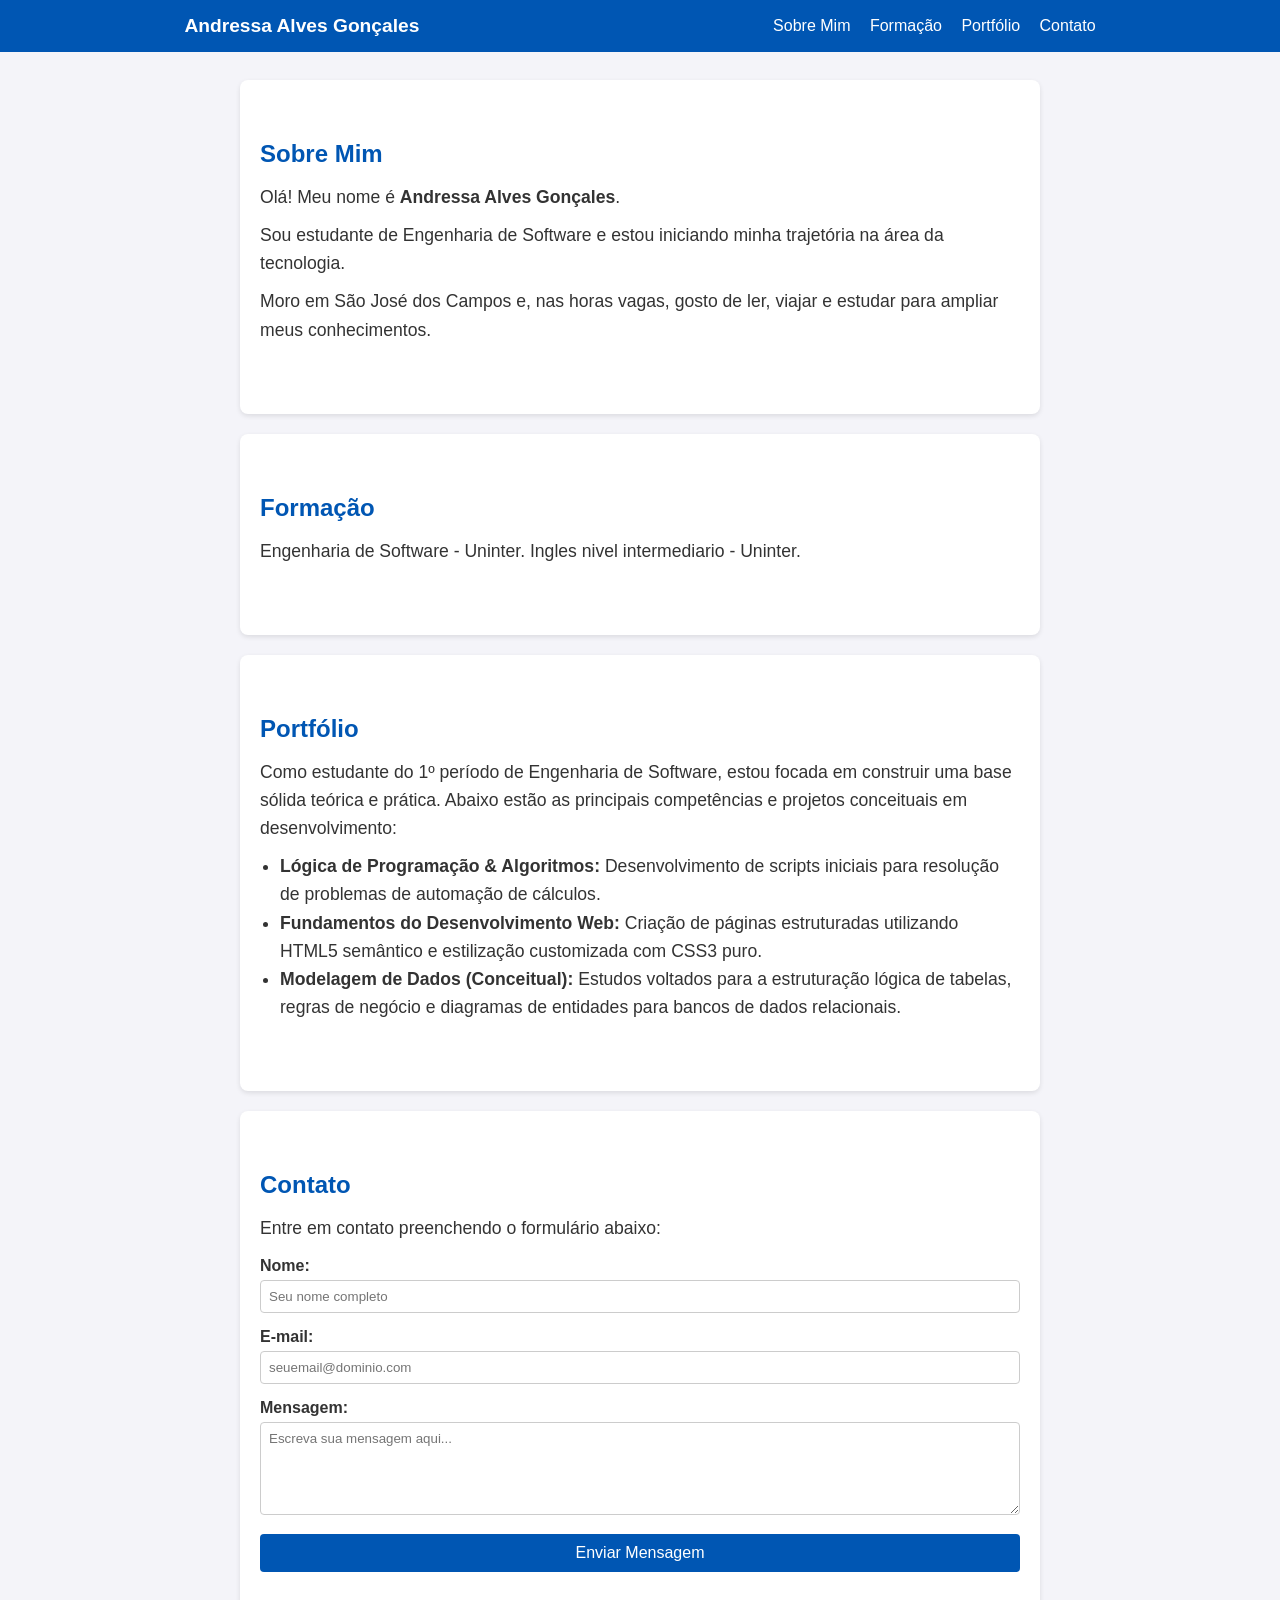
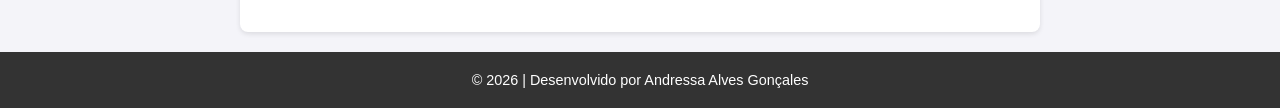
<file: index.html>
<!DOCTYPE html>
<html lang="pt-BR">
<head>
    <meta charset="UTF-8">
    <meta name="viewport" content="width=device-width, initial-scale=1.0">
    <title>Portfólio - Andressa Alves Gonçales</title>
    <link rel="stylesheet" href="style.css">
</head>
<body>

<header>
    <h1>Andressa Alves Gonçales</h1>
    <nav>
        <a href="#sobre">Sobre Mim</a>
        <a href="#formacao">Formação</a>
        <a href="#portfolio">Portfólio</a>
        <a href="#contato">Contato</a>
    </nav>
</header>
         
<section id="sobre">
    <h2>Sobre Mim</h2>
    <p>Olá! Meu nome é <strong>Andressa Alves Gonçales</strong>.</p>
    <p>Sou estudante de Engenharia de Software e estou iniciando minha trajetória na área da tecnologia.</p>
    <p>Moro em São José dos Campos e, nas horas vagas, gosto de ler, viajar e estudar para ampliar meus conhecimentos.</p> 
</section>

<!-- Seção Formação -->
<section id="formacao">
    <h2>Formação</h2>
    <p>Engenharia de Software - Uninter.
       Ingles nivel intermediario - Uninter.
    </p>
</section>

<!-- Seção Portfólio -->
<section id="portfolio">
    <h2>Portfólio</h2>
    <p>Como estudante do 1º período de Engenharia de Software, estou focada em construir uma base sólida teórica e prática. Abaixo estão as principais competências e projetos conceituais em desenvolvimento:</p>
    
    <ul>
        <li><strong>Lógica de Programação & Algoritmos:</strong> Desenvolvimento de scripts iniciais para resolução de problemas de automação de cálculos.</li>
        <li><strong>Fundamentos do Desenvolvimento Web:</strong> Criação de páginas estruturadas utilizando HTML5 semântico e estilização customizada com CSS3 puro.</li>
        <li><strong>Modelagem de Dados (Conceitual):</strong> Estudos voltados para a estruturação lógica de tabelas, regras de negócio e diagramas de entidades para bancos de dados relacionais.</li>
    </ul>
</section>

<!-- Seção Contato -->
<section id="contato">
    <h2>Contato</h2>
    <p>Entre em contato preenchendo o formulário abaixo:</p>
    
    <form id="formContato">
        <div class="form-group">
            <label for="nome">Nome:</label>
            <input type="text" id="nome" placeholder="Seu nome completo">
        </div>
        <div class="form-group">
            <label for="email">E-mail:</label>
            <input type="email" id="email" placeholder="seuemail@dominio.com">
        </div>
        <div class="form-group">
            <label for="mensagem">Mensagem:</label>
            <textarea id="mensagem" rows="5" placeholder="Escreva sua mensagem aqui..."></textarea>
        </div>
        <button type="submit">Enviar Mensagem</button>
</section>

<footer>
    <p>&copy; 2026 | Desenvolvido por Andressa Alves Gonçales</p>
</footer>

<script src="script.js"></script>
</body>
</html>
</file>
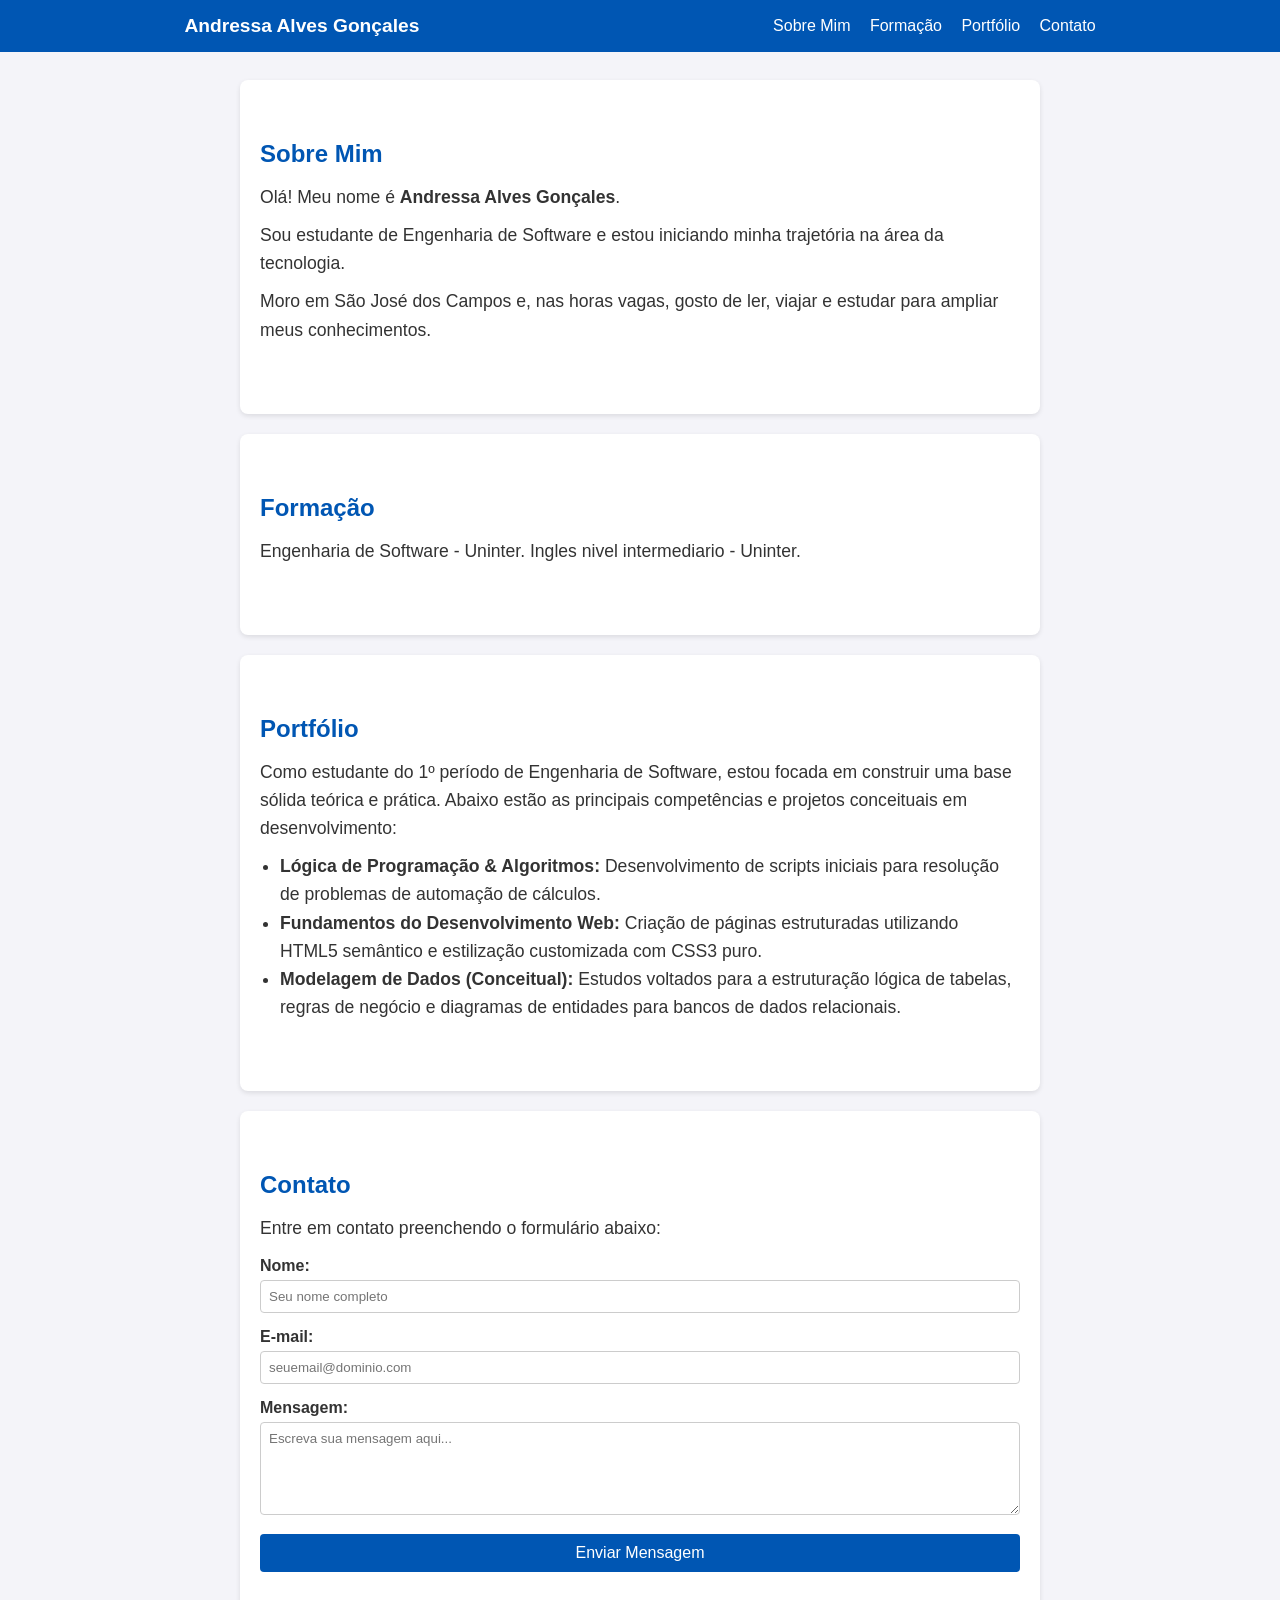
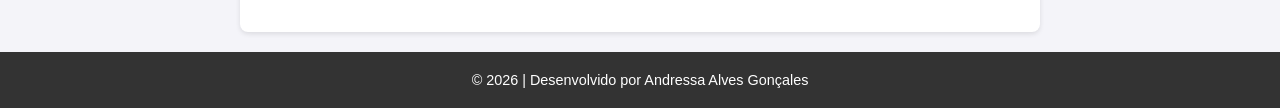
<file: index.html.html>
<!DOCTYPE html>
<html lang="pt-BR">
<head>
    <meta charset="UTF-8">
    <meta name="viewport" content="width=device-width, initial-scale=1.0">
    <title>Portfólio - Andressa Alves Gonçales</title>
    <link rel="stylesheet" href="style.css">
</head>
<body>

<header>
    <h1>Andressa Alves Gonçales</h1>
    <nav>
        <a href="#sobre">Sobre Mim</a>
        <a href="#formacao">Formação</a>
        <a href="#portfolio">Portfólio</a>
        <a href="#contato">Contato</a>
    </nav>
</header>
         
<section id="sobre">
    <h2>Sobre Mim</h2>
    <p>Olá! Meu nome é <strong>Andressa Alves Gonçales</strong>.</p>
    <p>Sou estudante de Engenharia de Software e estou iniciando minha trajetória na área da tecnologia.</p>
    <p>Moro em São José dos Campos e, nas horas vagas, gosto de ler, viajar e estudar para ampliar meus conhecimentos.</p> 
</section>

<!-- Seção Formação -->
<section id="formacao">
    <h2>Formação</h2>
    <p>Engenharia de Software - Uninter.
       Ingles nivel intermediario - Uninter.
    </p>
</section>

<!-- Seção Portfólio -->
<section id="portfolio">
    <h2>Portfólio</h2>
    <p>Como estudante do 1º período de Engenharia de Software, estou focada em construir uma base sólida teórica e prática. Abaixo estão as principais competências e projetos conceituais em desenvolvimento:</p>
    
    <ul>
        <li><strong>Lógica de Programação & Algoritmos:</strong> Desenvolvimento de scripts iniciais para resolução de problemas de automação de cálculos.</li>
        <li><strong>Fundamentos do Desenvolvimento Web:</strong> Criação de páginas estruturadas utilizando HTML5 semântico e estilização customizada com CSS3 puro.</li>
        <li><strong>Modelagem de Dados (Conceitual):</strong> Estudos voltados para a estruturação lógica de tabelas, regras de negócio e diagramas de entidades para bancos de dados relacionais.</li>
    </ul>
</section>

<!-- Seção Contato -->
<section id="contato">
    <h2>Contato</h2>
    <p>Entre em contato preenchendo o formulário abaixo:</p>
    
    <form id="formContato">
        <div class="form-group">
            <label for="nome">Nome:</label>
            <input type="text" id="nome" placeholder="Seu nome completo">
        </div>
        <div class="form-group">
            <label for="email">E-mail:</label>
            <input type="email" id="email" placeholder="seuemail@dominio.com">
        </div>
        <div class="form-group">
            <label for="mensagem">Mensagem:</label>
            <textarea id="mensagem" rows="5" placeholder="Escreva sua mensagem aqui..."></textarea>
        </div>
        <button type="submit">Enviar Mensagem</button>
</section>

<footer>
    <p>&copy; 2026 | Desenvolvido por Andressa Alves Gonçales</p>
</footer>

<script src="script.js"></script>
</body>
</html>
</file>
<file: style.css>
/* Configurações básicas para limpar o design */
* {
    margin: 0;
    padding: 0;
    box-sizing: border-box;
    font-family: Arial, sans-serif; /* Fonte simples que funciona em qualquer computador */
}

html {
    scroll-behavior: smooth; /* Faz a página deslizar ao clicar no menu */
}

body {
    background-color: #f4f4f9; /* Um fundo cinza bem clarinho para não cansar os olhos */
    color: #333;
    padding-top: 60px; /* Espaço para o menu não cobrir o texto */
}

/* Menu do topo (Fixo) */
header {
    position: fixed;
    top: 0;
    left: 0;
    width: 100%;
    background-color: #0056b3; /* Azul escuro simples */
    padding: 15px;
    display: flex;
    justify-content: space-around; /* Espalha o nome e os links */
    align-items: center;
    z-index: 1000;
}

header h1 {
    color: white;
    font-size: 1.2rem;
}

header nav a {
    color: white;
    text-decoration: none; /* Tira o sublinhado dos links */
    margin-left: 15px;
}

/* Estilo das 4 Seções (Sobre mim, Formação, Portfólio, Contato) */
section {
    padding: 60px 20px;
    max-width: 800px;
    margin: 20px auto;
    background-color: white; /* Deixa o fundo das seções branco */
    border-radius: 8px; /* Arredonda os cantos */
    box-shadow: 0 2px 5px rgba(0,0,0,0.1); /* Coloca uma sombra de leve */
}

section h2 {
    color: #0056b3;
    margin-bottom: 15px;
}

section p, section ul {
    font-size: 1.1rem;
    line-height: 1.6;
    margin-bottom: 10px;
}

section ul {
    padding-left: 20px; /* Dá espaço para as bolinhas da lista */
}

/* O Formulário de Contato */
#formContato {
    margin-top: 15px;
}

.form-group {
    margin-bottom: 15px;
}

.form-group label {
    display: block;
    margin-bottom: 5px;
    font-weight: bold;
}

.form-group input, .form-group textarea {
    width: 100%;
    padding: 8px;
    border: 1px solid #ccc;
    border-radius: 4px;
}

/* Botão de enviar */
button {
    background-color: #0056b3;
    color: white;
    border: none;
    padding: 10px 20px;
    cursor: pointer;
    border-radius: 4px;
    width: 100%;
    font-size: 1rem;
}

button:hover {
    background-color: #004085; /* Escurece o azul quando passa o mouse */
}

/* Rodapé */
footer {
    text-align: center;
    padding: 20px;
    background-color: #333;
    color: white;
    font-size: 0.9rem;
}
</file>
